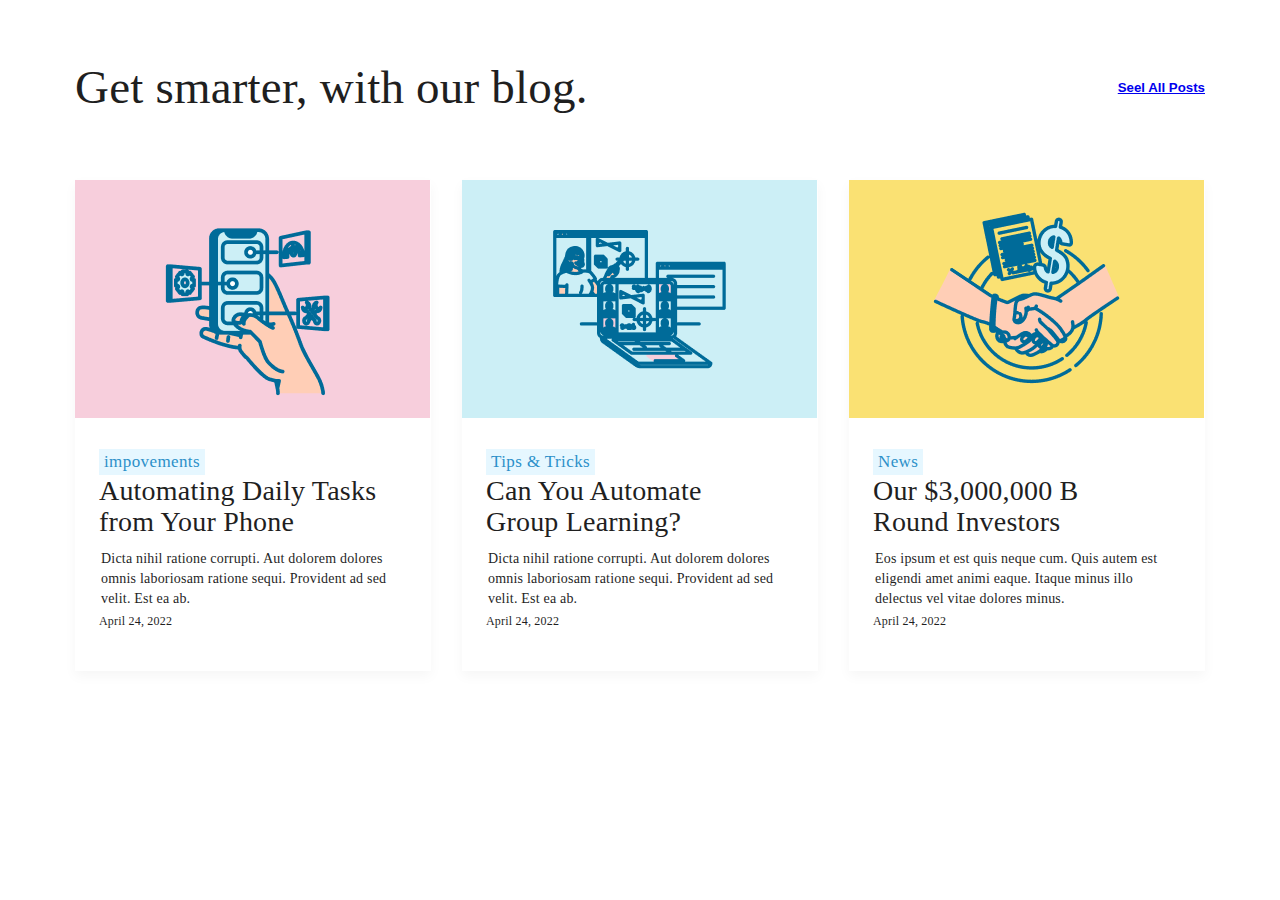
<file: lessons-4/index.html>
<!DOCTYPE html>
<html lang="en">
<head>
    <meta charset="UTF-8">
    <meta http-equiv="X-UA-Compatible" content="IE=edge">
    <meta name="viewport" content="width=device-width, initial-scale=1.0">
    <title>lessons-4</title>
    <link href="style.css" rel="stylesheet" type="text/css">
</head>
<body>
<div class="page">
<div>
<div class="head">
<h1 class="text1">Get smarter, with our blog.  </h1> 
 <h5><a href="https://www.youtube.com/" class="text5"> Seel All Posts </a>  </h5>
</div>
<div class="wrp">
<div class="bloc1" >
<img class="img" src="img.png" alt="img">            
<div class="disc">
<p class="impo">impovements</p>
<h2 class="text2">Automating Daily Tasks from Your Phone</h2>
<p class="text3">Dicta nihil ratione corrupti. Aut dolorem dolores omnis laboriosam ratione sequi. Provident ad sed velit. Est ea ab.</p>
<p class="text4">April 24, 2022</p> 
</div>
</div>
<div class="bloc1" >
<img class="img" src="img2.png" alt="img"> 
<div class="disc">
<p class="impo">Tips & Tricks</p>
<h2 class="text2">Can You Automate Group Learning?</h2>
<p class="text3">Dicta nihil ratione corrupti. Aut dolorem dolores omnis laboriosam ratione sequi. Provident ad sed velit. Est ea ab.</p>
<p class="text4">April 24, 2022</p> 
</div>
</div>
<div class="bloc1" >
<img class="img" src="img3.png" alt="img">  
<div class="disc">
<p class="impo">News</p>
<h2 class="text2">Our $3,000,000 B Round Investors</h2>
<p class="text3">Eos ipsum et est quis neque cum. Quis autem est eligendi amet animi eaque. Itaque minus illo delectus vel vitae dolores minus.</p>
<p class="text4">April 24, 2022</p> 
</div>
</div>
</div>
</div>
</div>
</body>
</html>
</file>
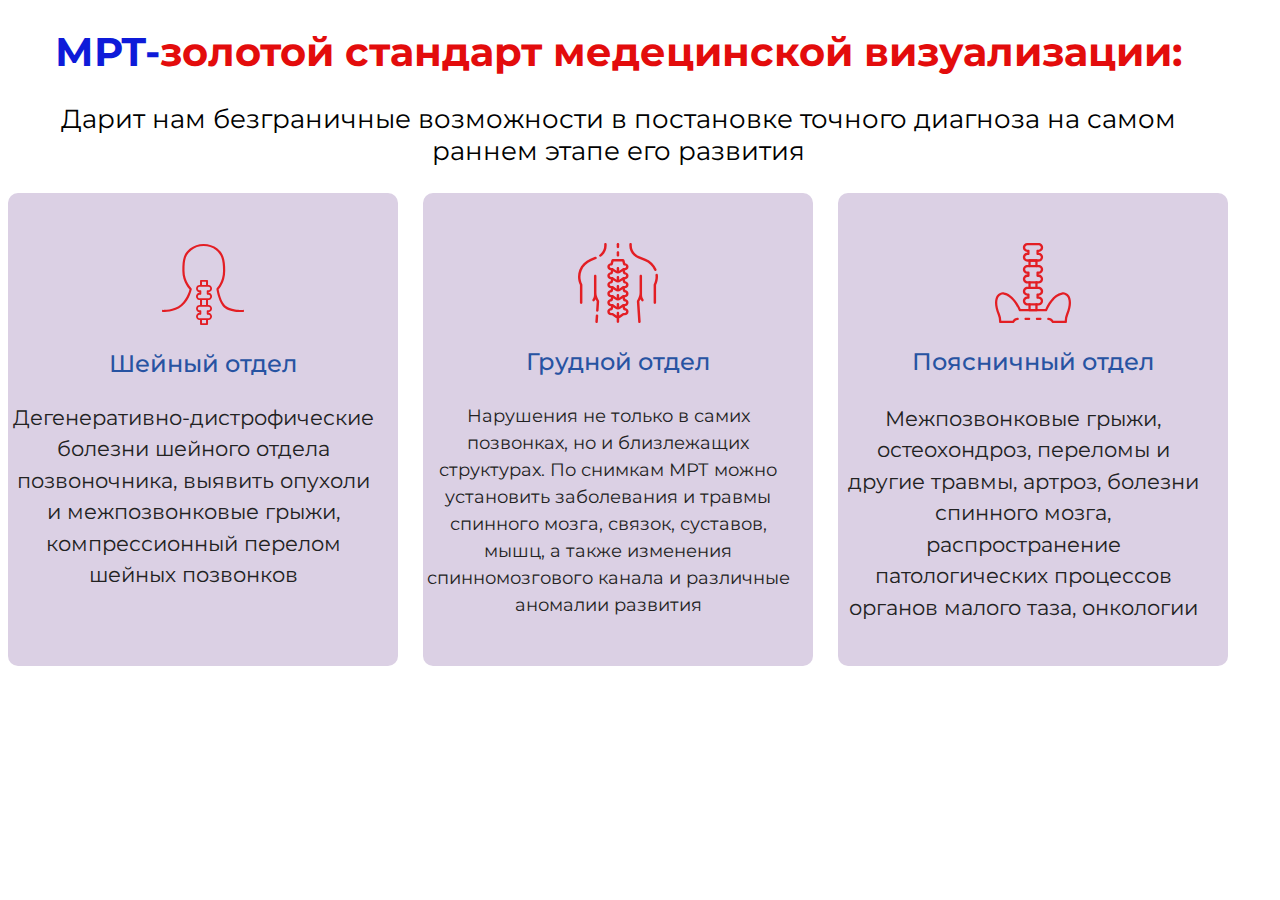
<file: lessons-5/index.html>
<!DOCTYPE html>
<html lang="ru">
<head>
    <meta charset="UTF-8">
    <meta http-equiv="X-UA-Compatible" content="IE=edge">
    <meta name="viewport" content="width=device-width, initial-scale=1.0">
    <title>Document</title>
    
    <link rel="stylesheet" href="style.css" type="text/css">
</head>
<body>
    <div class="body"> 
    <h1 class="mrt"><span class="mrt-titl">МРТ-</span>золотой стандарт медецинской визуализации:</h1>
    <p  class="por">Дарит нам безграничные возможности в постановке точного диагноза на самом раннем этапе его развития</p>
   <div class="block">
 <div class="block1">
    <img class="img" src="Group 183.svg" alt="img1">
<h3 class="text1">Шейный отдел</h3> 
<p class="text2">Дегенеративно-дистрофические болезни шейного отдела позвоночника, выявить опухоли
    и межпозвонковые грыжи, компрессионный перелом шейных позвонков</p>
 </div>
 <div class="block1">
    <img class="img" src="Group.svg" alt="img1">
<h3 class="text3">Грудной отдел</h3>
<p class="text4">Нарушения не только в самих позвонках, но и близлежащих структурах. По снимкам МРТ можно установить заболевания и травмы спинного мозга, связок, суставов, мышц, а также изменения спинномозгового канала и различные аномалии развития </p>
 </div>
 <div class="block1">
    <img class="img" src="Group 18.svg" alt="img1">
<h3 class="text5">Поясничный отдел</h3>
<p class="text6">Межпозвонковые грыжи, остеохондроз, переломы и другие травмы, артроз, болезни спинного мозга, распространение патологических процессов
    органов малого таза,
    онкологии</p>
 </div>
   </div>
    </div>
</body>
</html>
</file>
<file: lessons-4/style.css>
* {
    box-sizing: border-box;
    padding: 0;
    margin: 0;
}

.page {    
    max-width: 1130px;
    margin: 0 auto;
    padding: 50px 0;
    font-family: 'Inter', sans-serif;
}
.bloc1 {
    width: 356px;
    border-radius: 0px;
    background: #FFFFFF;
    box-shadow: 0px 5px 12px rgba(0, 0, 0, 0.04);
    
}
.disc {
    height: 249px;
    padding: 27px 24px;
    display: flex;
    flex-direction: column;
    align-items: flex-start;
 }
.bloc2 {
    height: 249px;
    padding: 27px 24px;
    display: flex;
    flex-direction: column;
    align-items: flex-start;
 }

.impo { 
    font-family: 'Inter';
    font-style: normal;
    font-weight: 400;
    font-size: 17px;
    line-height: 16px;
    text-align: center;
    letter-spacing: 0.4px;
    color: #2C90C9;
    background: #E6F7FF;
    border-radius: 0px;
    padding: 5px;
    margin: 0px;
    
}       
.text2 {
    height: 72px;
    width: 288px;
    left: 24px;
    top: 55.015625px;
    top: 55.015625px;
    font-family: 'Fraunces';
    font-style: normal;
    font-weight: 400;
    font-size: 28px;
    line-height: 31px;
    letter-spacing: 0.2px;
    color: #1F1F1F;
    margin: 0px;
}
.text3 {
    font-family: 'Inter';
    font-style: normal;
    font-weight: 400;
    font-size: 14px;
    line-height: 20px;
    letter-spacing: 0.2px;
    color: #1F1F1F;
    margin: 2px;
}
.text4 {
    font-family: 'Inter';
    font-style: normal;
    font-weight: 400;
    font-size: 12px;
    line-height: 20px;
    letter-spacing: 0.2px;
    color: #1F1F1F;
}
.text1 {
    font-family: 'Fraunces';
    font-style: normal;
    font-weight: 400;
    font-size: 47px;
    line-height: 75px;
    letter-spacing: 0.2px;
    color: #1F1F1F;
}
.head {
    display: flex;
    align-items: center;
    justify-content: space-between;
    color: #0070A0;
    margin-bottom: 55px;
}
.wrp {
    display: flex;
    align-items: center;
    justify-content: space-between;
}
</file>
<file: lessons-5/style.css>
@import  url('https://fonts.googleapis.com/css2?family=Montserrat:ital,wght@0,700;1,500&display=swap');
@import url('hts://fonts.googleapis.com/css2?family=Montserrat:wght@500&display=swap');
@font-face {
font-family: 'Montseerat;',sans-serif; 
src:'https://fonts.googleapis.com/css2?family=Montserrat:wght@100&display=swap';
}
.mrt {
font-size: 40px;
color: #e30c0c;
text-align: center;
font-family: 'Montserrat',sans-serif;
}
.mrt-titl {
color:#0e1bd9;
font-family: 'Montserrat',sans-serif;
}
.por {   
font-size: 26px;
font-family: 'Montserrat',sans-serif;
text-align: center;
}
.body {
height: 669px;
width: 1220px;
}
.block1 { 
background-color: rgb(219, 208, 228);
border-radius: 10px;
width: 390px;
height: 473px;
font-size: 1px ;
}
.block {
display: flex;
align-items: center;
justify-content: space-between;
}
.img {
display: block;
margin: auto;
padding: 50px 20px 0 20px;
}
.text1 {
font-family: 'Montserrat',sans-serif;
color: #2753A2;
text-align: center; 
font-weight: 500;
font-size: 24em;
} 
.text2 {
width: 370px;
font-family: 'Montserrat',sans-serif;
font-size: 21em;
line-height: 150%;
text-align: center;
color: #222;
} 
html {
font-size: 1px;
}
.text3 {
height: 32px;
font-family: 'Montserrat',sans-serif;
color: #2753A2;
text-align: center; 
font-weight: 500;
font-size: 24rem;
 } 
 .text4 {
width: 370px;
font-family: 'Montserrat',sans-serif;
font-size: 18rem;
line-height: 150%;
text-align: center;
color: #222;
 } 
.text5 {
height: 32px;
font-family: 'Montserrat',sans-serif;
color: #2753A2;
text-align: center; 
font-weight: 500;
font-size: 24px;
}     
.text6 {
width: 370px;
font-family: 'Montserrat',sans-serif;
font-size: 21px;
line-height: 150%;
text-align: center;
color: #222;
}
</file>
